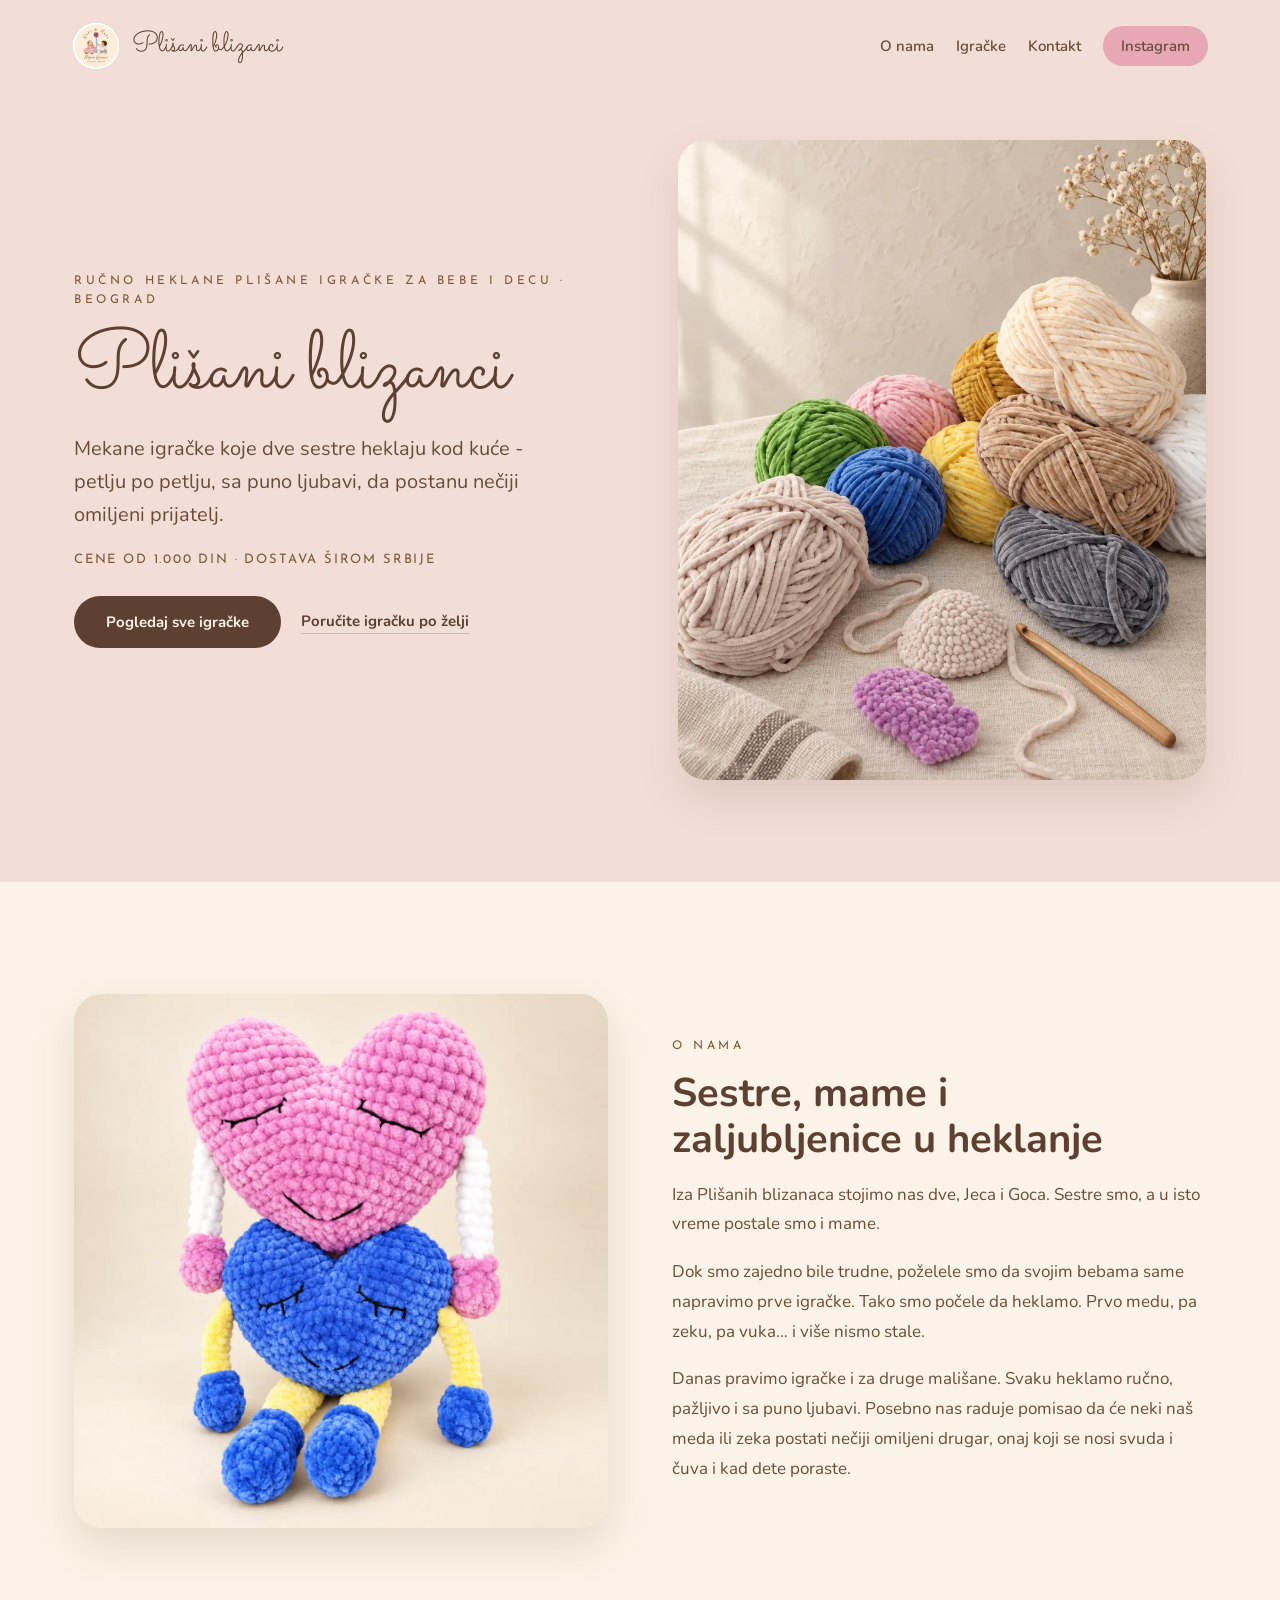
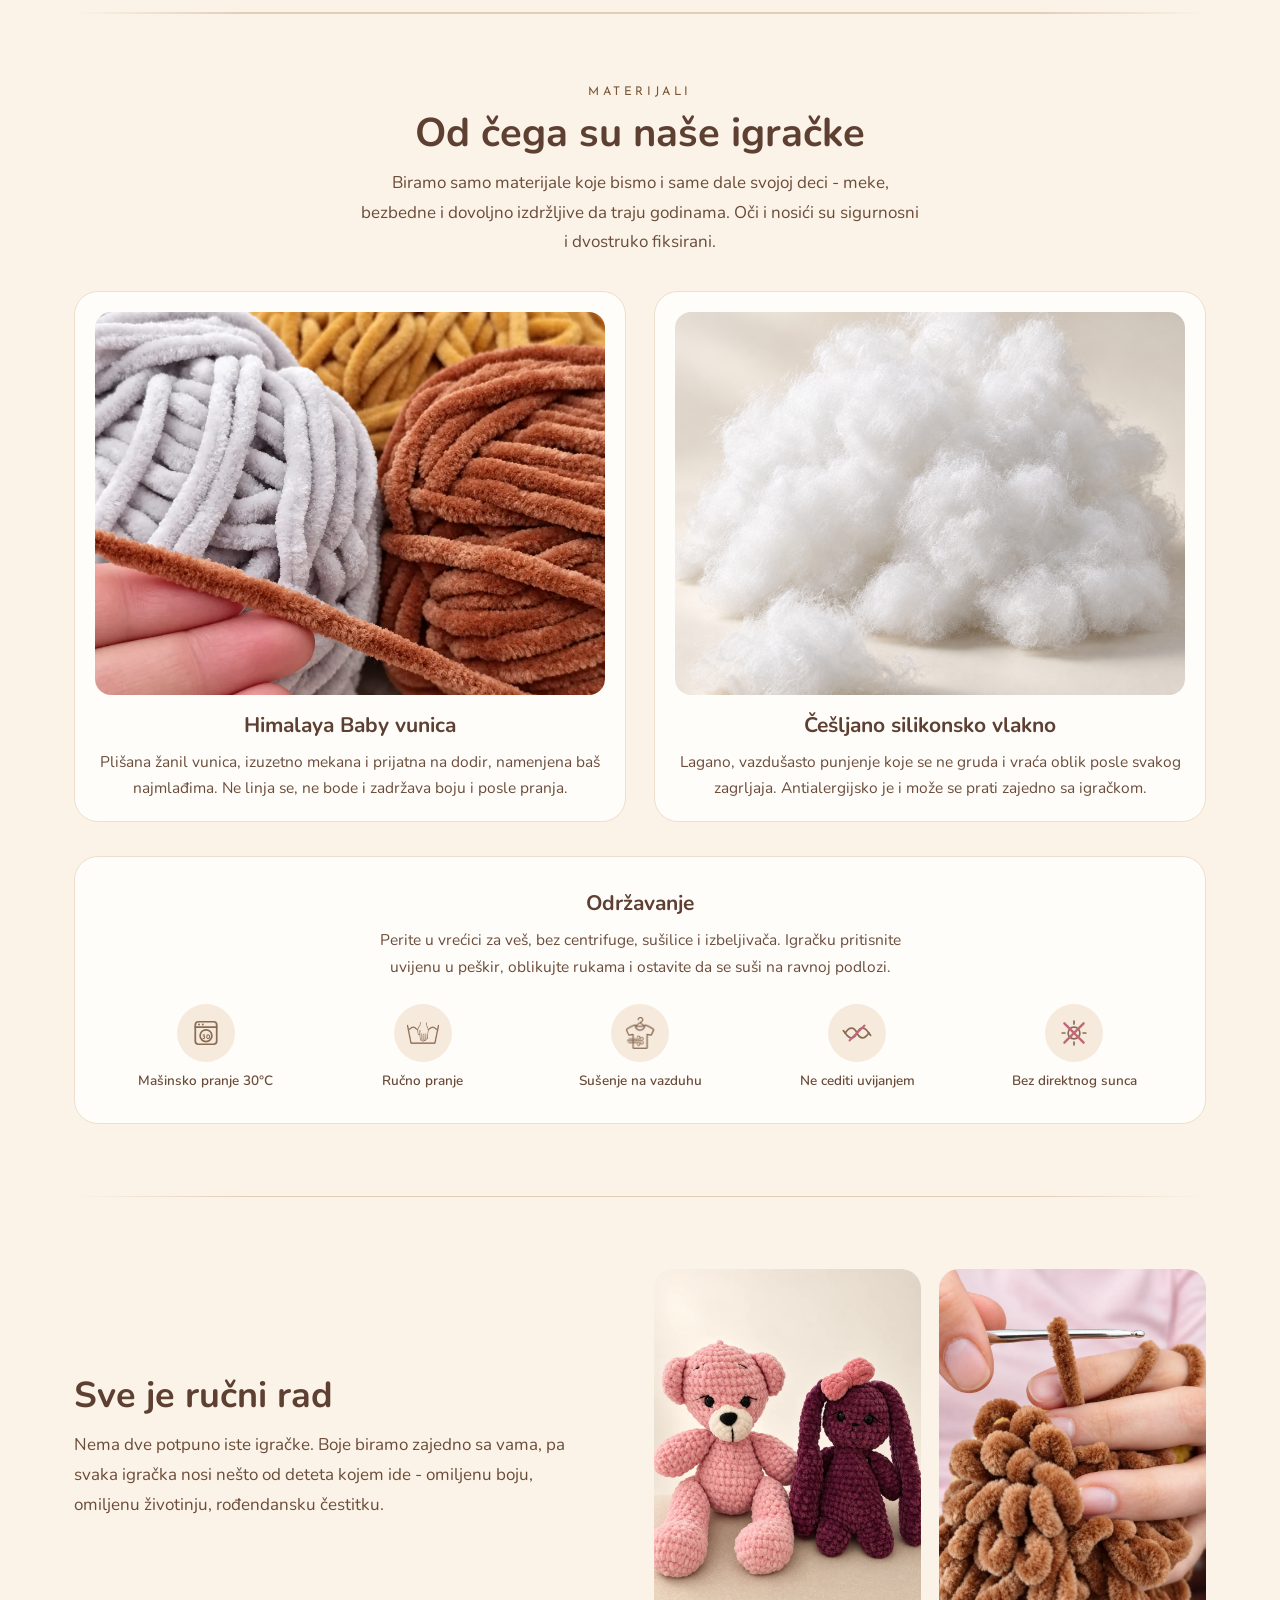
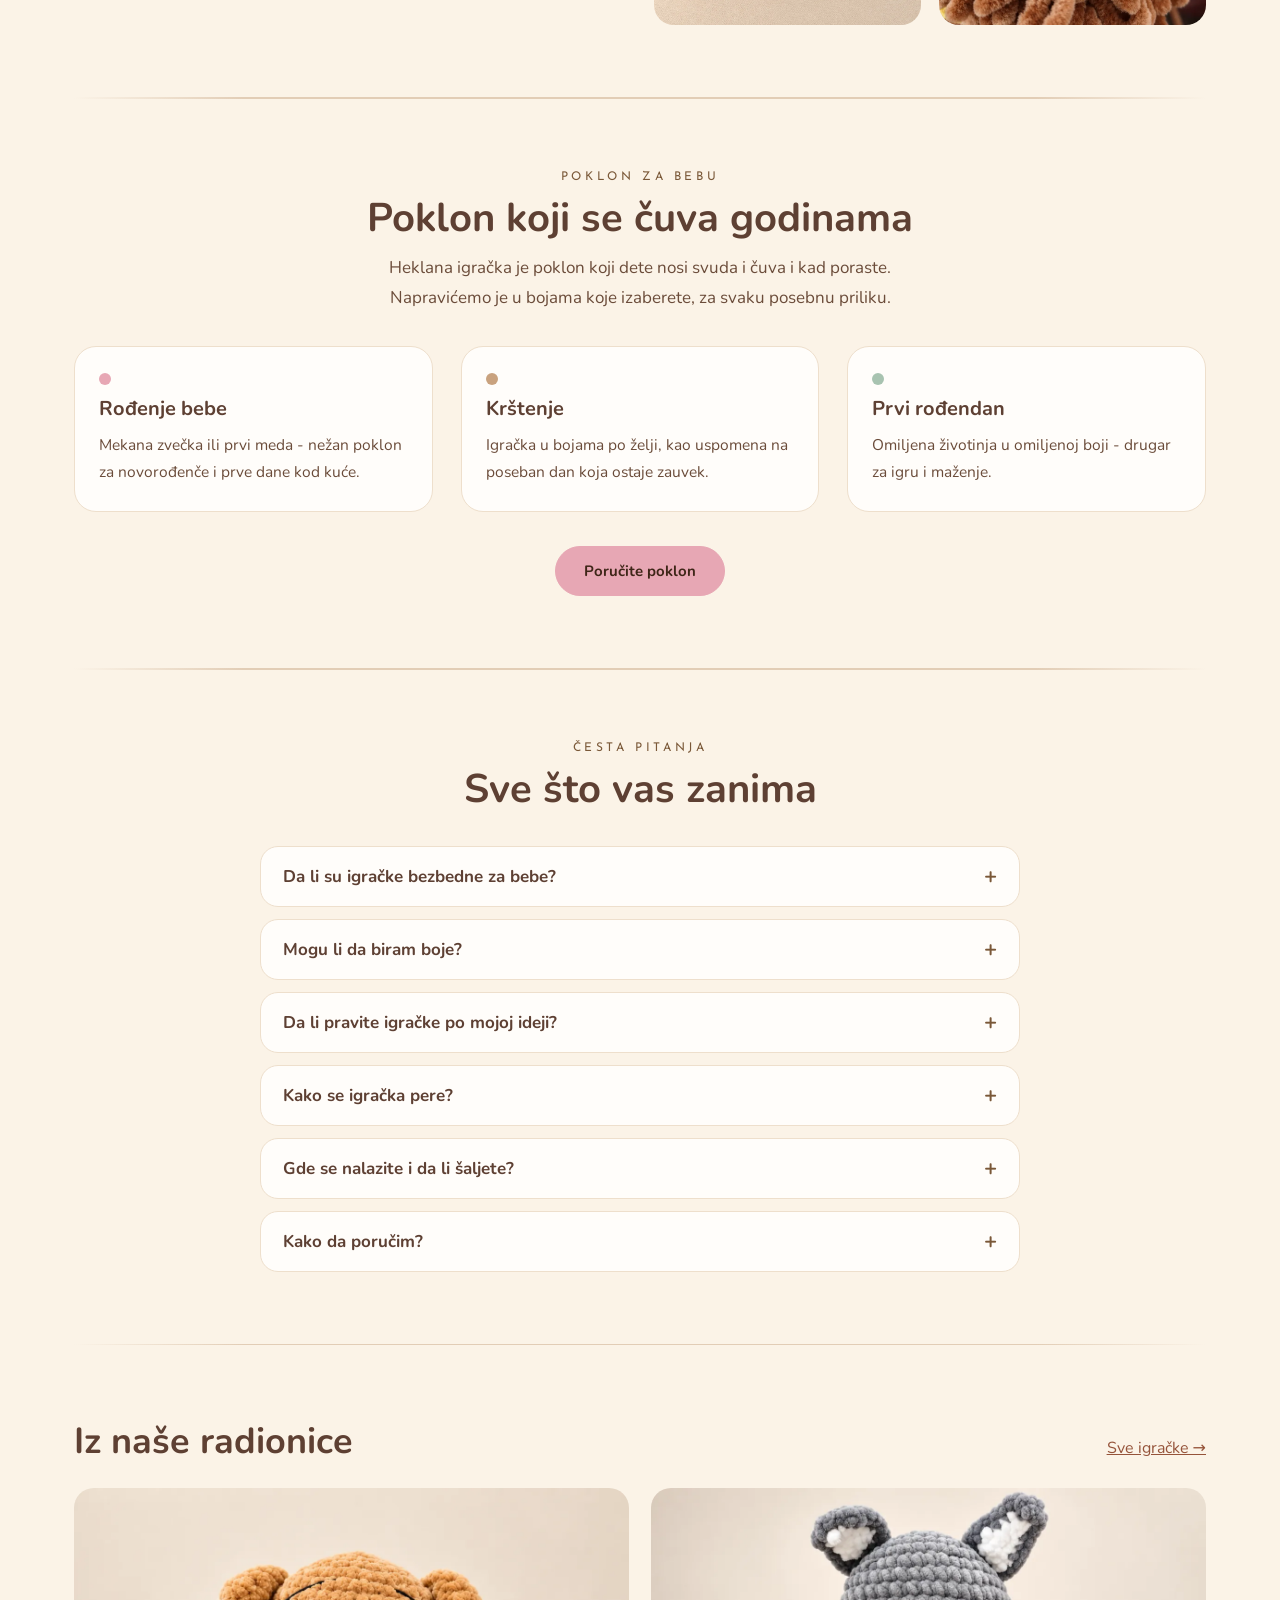
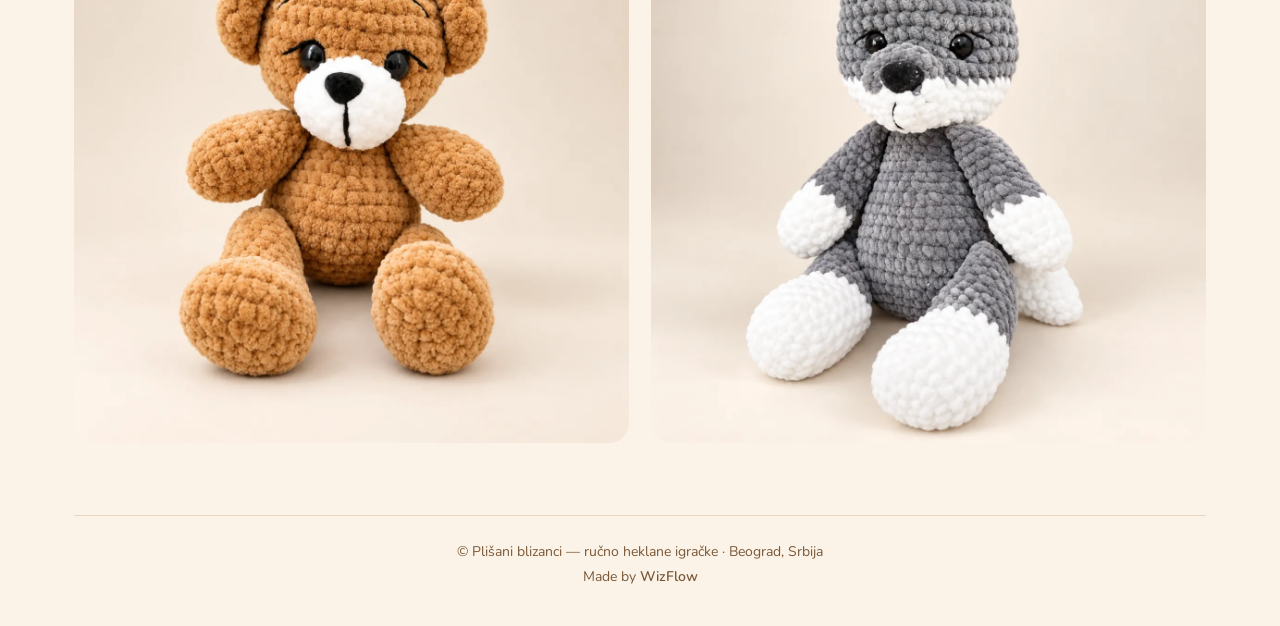
<file: index.html>
<!DOCTYPE html>
<html lang="sr">
<head>
<meta charset="utf-8">
<meta name="viewport" content="width=device-width, initial-scale=1">
<title>Heklane plišane igračke za bebe i decu, ručni rad – Beograd | Plišani blizanci</title>
<meta name="description" content="Ručno heklane plišane igračke za bebe i decu od mekane, bezbedne žanil vunice. Mede, zeke, dinosaurusi i zvečke u bojama po želji. Cene od 1.000 din. Idealan poklon za bebu. Beograd, dostava širom Srbije.">
<meta name="robots" content="index, follow">
<meta name="theme-color" content="#FBF3E7">
<link rel="canonical" href="https://plisaniblizanci.com/">
<meta property="og:type" content="website">
<meta property="og:locale" content="sr_RS">
<meta property="og:site_name" content="Plišani blizanci">
<meta property="og:title" content="Plišani blizanci — ručno heklane igračke">
<meta property="og:description" content="Mekane igračke koje dve sestre heklaju kod kuće - petlju po petlju, sa puno ljubavi.">
<meta property="og:url" content="https://plisaniblizanci.com/">
<meta property="og:image" content="https://plisaniblizanci.com/assets/meda-zeka-roze.png">
<meta name="twitter:card" content="summary_large_image">
<script type="application/ld+json">{"@context":"https://schema.org","@type":"WebSite","name":"Plišani blizanci","alternateName":["Naki & Maki","Plisani blizanci"],"url":"https://plisaniblizanci.com/"}</script>
<script type="application/ld+json">{"@context":"https://schema.org","@type":"Store","name":"Plišani blizanci","alternateName":"Naki & Maki","description":"Ručno heklane plišane igračke za bebe i decu od mekane Himalaya Baby žanil vunice. Igračke po meri, u bojama po želji.","url":"https://plisaniblizanci.com/","logo":"https://plisaniblizanci.com/favicon-512.png","image":"https://plisaniblizanci.com/assets/meda-zeka-roze.png","email":"plisaniblizanci@gmail.com","address":{"@type":"PostalAddress","addressLocality":"Beograd","addressCountry":"RS"},"areaServed":[{"@type":"City","name":"Beograd"},{"@type":"Country","name":"Srbija"}],"sameAs":["https://www.instagram.com/plisaniblizanci/"]}</script>
<script type="application/ld+json">{"@context":"https://schema.org","@type":"FAQPage","mainEntity":[{"@type":"Question","name":"Da li su igračke bezbedne za bebe?","acceptedAnswer":{"@type":"Answer","text":"Da. Koristimo Himalaya Baby žanil vunicu namenjenu najmlađima i antialergijsko silikonsko punjenje. Oči i nosići su sigurnosni i dvostruko fiksirani."}},{"@type":"Question","name":"Mogu li da biram boje?","acceptedAnswer":{"@type":"Answer","text":"Možete. Svaku igračku pravimo u bojama po vašoj želji - ista igračka može da bude u bilo kojoj nijansi."}},{"@type":"Question","name":"Da li pravite igračke po mojoj ideji?","acceptedAnswer":{"@type":"Answer","text":"Pravimo. Pošaljite nam opis ili sliku, pa ćemo vam reći da li možemo i koliko traje izrada."}},{"@type":"Question","name":"Kako se igračka pere?","acceptedAnswer":{"@type":"Answer","text":"Mašinski na 30°C u vrećici za veš, bez centrifuge, ili ručno. Sušiti na vazduhu, na ravnoj podlozi."}},{"@type":"Question","name":"Gde se nalazite i da li šaljete?","acceptedAnswer":{"@type":"Answer","text":"Nalazimo se u Beogradu, a igračke šaljemo širom Srbije putem Post Expressa. Sve detalje oko dostave dogovaramo sa vama prilikom porudžbine."}},{"@type":"Question","name":"Kako da poručim?","acceptedAnswer":{"@type":"Answer","text":"Pošaljite nam poruku na Instagramu @plisaniblizanci ili preko kontakt forme na sajtu. Odgovaramo u roku od 24h."}}]}</script>
<link rel="icon" type="image/png" sizes="48x48" href="/favicon-48.png">
<link rel="icon" type="image/png" sizes="96x96" href="/favicon-96.png">
<link rel="apple-touch-icon" href="/apple-touch-icon.png">
<link rel="preconnect" href="https://fonts.googleapis.com">
<link rel="preconnect" href="https://fonts.gstatic.com" crossorigin>
<link href="https://fonts.googleapis.com/css2?family=Nunito:wght@300;400;600;700&family=Sacramento&family=Josefin+Sans:wght@400;600&display=swap" rel="stylesheet">
<link rel="stylesheet" href="./styles.css?v=14">
</head>
<body class="home">
<div class="wrap">
  <nav>
    <a class="brand" href="./index.html">
      <img src="./favicon-96.png" width="48" height="48" alt="">
      <span>Plišani blizanci</span>
    </a>
    <div class="menu">
      <a href="./index.html#o-nama">O nama</a>
      <a href="./igracke.html">Igračke</a>
      <a href="./kontakt.html">Kontakt</a>
      <a class="ig" href="https://www.instagram.com/plisaniblizanci/" target="_blank" rel="noopener">Instagram</a>
    </div>
    <button class="burger" type="button" aria-label="Meni" aria-expanded="false" aria-controls="mobile-menu">
      <span></span><span></span><span></span>
    </button>
    <div class="mobile-menu" id="mobile-menu">
      <a href="./index.html#o-nama">O nama</a>
      <a href="./igracke.html">Igračke</a>
      <a href="./kontakt.html">Kontakt</a>
      <a class="ig" href="https://www.instagram.com/plisaniblizanci/" target="_blank" rel="noopener">Instagram</a>
    </div>
  </nav>
<main>

  <header class="hero">
    <div class="col">
      <h1 class="eyebrow">Ručno heklane plišane igračke za bebe i decu · Beograd</h1>
      <p class="script">Plišani blizanci</p>
      <p class="lead">Mekane igračke koje dve sestre heklaju kod kuće - petlju po petlju, sa puno ljubavi, da postanu nečiji omiljeni prijatelj.</p>
      <p class="hero-note">Cene od 1.000 din · Dostava širom Srbije</p>
      <div class="btnrow">
        <a class="btn-solid" href="./igracke.html">Pogledaj sve igračke</a>
        <a class="text-link" href="./kontakt.html">Poručite igračku po želji</a>
      </div>
    </div>
    <img class="photo" src="./assets/vunica.webp" alt="Plišana vunica i heklica na stolu">
  </header>

  <section class="about" id="o-nama">
    <img class="photo" src="./assets/srca-par.webp" alt="Heklana srca, roze i plavo">
    <div class="col">
      <p class="eyebrow">O nama</p>
      <h2 class="head">Sestre, mame i zaljubljenice u heklanje</h2>
      <p class="body">Iza Plišanih blizanaca stojimo nas dve, Jeca i Goca. Sestre smo, a u isto vreme postale smo i mame.</p>
      <p class="body">Dok smo zajedno bile trudne, poželele smo da svojim bebama same napravimo prve igračke. Tako smo počele da heklamo. Prvo medu, pa zeku, pa vuka… i više nismo stale.</p>
      <p class="body">Danas pravimo igračke i za druge mališane. Svaku heklamo ručno, pažljivo i sa puno ljubavi. Posebno nas raduje pomisao da će neki naš meda ili zeka postati nečiji omiljeni drugar, onaj koji se nosi svuda i čuva i kad dete poraste.</p>
    </div>
  </section>

  <hr class="divider">

  <section class="materials" id="materijali">
    <div class="mat-head">
      <p class="eyebrow">Materijali</p>
      <h2 class="head">Od čega su naše igračke</h2>
      <p class="body">Biramo samo materijale koje bismo i same dale svojoj deci - meke, bezbedne i dovoljno izdržljive da traju godinama. Oči i nosići su sigurnosni i dvostruko fiksirani.</p>
    </div>
    <div class="mat-grid">
      <div class="mat-card">
        <img loading="lazy" src="./assets/vunica-materijal.webp" alt="Klupka Himalaya Baby žanil vunice">
        <div class="mat-text">
          <h3>Himalaya Baby vunica</h3>
          <p>Plišana žanil vunica, izuzetno mekana i prijatna na dodir, namenjena baš najmlađima. Ne linja se, ne bode i zadržava boju i posle pranja.</p>
        </div>
      </div>
      <div class="mat-card">
        <img loading="lazy" src="./assets/punjenje-vlakno.jpg" alt="Češljano silikonsko vlakno za punjenje">
        <div class="mat-text">
          <h3>Češljano silikonsko vlakno</h3>
          <p>Lagano, vazdušasto punjenje koje se ne gruda i vraća oblik posle svakog zagrljaja. Antialergijsko je i može se prati zajedno sa igračkom.</p>
        </div>
      </div>
    </div>
    <div class="care">
      <div class="mat-text">
        <h3>Održavanje</h3>
        <p>Perite u vrećici za veš, bez centrifuge, sušilice i izbeljivača. Igračku pritisnite uvijenu u peškir, oblikujte rukama i ostavite da se suši na ravnoj podlozi.</p>
      </div>
      <div class="care-grid">
      <div class="care-item">
        <div class="care-ic"><svg width="30" height="30" viewBox="0 0 28 28" fill="none" stroke="currentColor" stroke-width="1.6" stroke-linecap="round" stroke-linejoin="round"><rect x="4" y="3.5" width="20" height="21" rx="3"/><path d="M4 8.5h20"/><circle cx="7.5" cy="6" r="0.9" fill="currentColor" stroke="none"/><circle cx="11" cy="6" r="0.9" fill="currentColor" stroke="none"/><circle cx="14" cy="16.5" r="5.5"/><text x="14" y="19.2" font-size="6.5" font-family="Josefin Sans, sans-serif" font-weight="700" text-anchor="middle" fill="currentColor" stroke="none">30</text></svg></div>
        <span>Mašinsko pranje 30°C</span>
      </div>
      <div class="care-item">
        <div class="care-ic"><img src="./assets/ikona-rucno-pranje.png" alt=""></div>
        <span>Ručno pranje</span>
      </div>
      <div class="care-item">
        <div class="care-ic"><img src="./assets/ikona-susenje.png" alt=""></div>
        <span>Sušenje na vazduhu</span>
      </div>
      <div class="care-item">
        <div class="care-ic"><svg width="30" height="30" viewBox="0 0 28 28" fill="none" stroke="currentColor" stroke-width="1.6" stroke-linecap="round" stroke-linejoin="round"><path d="M3 14c4-6 8-6 11 0s7 6 11 0"/><path d="M3 14c4 6 8 6 11 0s7-6 11 0"/><path d="M3 14L1.3 11.8M25 14l1.7 2.2"/><path d="M7 21L21 7" stroke="#C2687A" stroke-width="1.8"/></svg></div>
        <span>Ne cediti uvijanjem</span>
      </div>
      <div class="care-item">
        <div class="care-ic"><svg width="30" height="30" viewBox="0 0 28 28" fill="none" stroke="currentColor" stroke-width="1.6" stroke-linecap="round" stroke-linejoin="round"><circle cx="14" cy="14" r="5.5"/><path d="M14 3v2.5M14 22.5V25M3 14h2.5M22.5 14H25M6.2 6.2l1.8 1.8M20 20l1.8 1.8M21.8 6.2L20 8M8 20l-1.8 1.8"/><path d="M5 5l18 18M23 5L5 23" stroke="#C2687A" stroke-width="2.2"/></svg></div>
        <span>Bez direktnog sunca</span>
      </div>
      </div>
    </div>
  </section>

  <hr class="divider">

  <section class="handmade">
    <div class="col">
      <h2 class="head">Sve je ručni rad</h2>
      <p class="body">Nema dve potpuno iste igračke. Boje biramo zajedno sa vama, pa svaka igračka nosi nešto od deteta kojem ide - omiljenu boju, omiljenu životinju, rođendansku čestitku.</p>
    </div>
    <div class="pair">
      <img loading="lazy" src="./assets/meda-zeka-roze.webp" alt="Heklani roze meda i bordo zeka">
      <img loading="lazy" src="./assets/heklanje-detalj.webp" alt="Ruke koje heklaju braon žanil predivom">
    </div>
  </section>

  <hr class="divider">

  <section class="gift" id="poklon">
    <div class="mat-head">
      <p class="eyebrow">Poklon za bebu</p>
      <h2 class="head">Poklon koji se čuva godinama</h2>
      <p class="body">Heklana igračka je poklon koji dete nosi svuda i čuva i kad poraste. Napravićemo je u bojama koje izaberete, za svaku posebnu priliku.</p>
    </div>
    <div class="info">
      <div><span class="dot" style="background:#E7A7B4"></span><h3>Rođenje bebe</h3><p>Mekana zvečka ili prvi meda - nežan poklon za novorođenče i prve dane kod kuće.</p></div>
      <div><span class="dot" style="background:#C9A27E"></span><h3>Krštenje</h3><p>Igračka u bojama po želji, kao uspomena na poseban dan koja ostaje zauvek.</p></div>
      <div><span class="dot" style="background:#A8C3B0"></span><h3>Prvi rođendan</h3><p>Omiljena životinja u omiljenoj boji - drugar za igru i maženje.</p></div>
    </div>
    <div class="btnrow center"><a class="btn-pink" href="./kontakt.html">Poručite poklon</a></div>
  </section>

  <hr class="divider">

  <section class="faq" id="pitanja">
    <div class="mat-head">
      <p class="eyebrow">Česta pitanja</p>
      <h2 class="head">Sve što vas zanima</h2>
    </div>
    <div class="faq-list">
      <details><summary>Da li su igračke bezbedne za bebe?</summary><p>Da. Koristimo Himalaya Baby žanil vunicu namenjenu najmlađima i antialergijsko silikonsko punjenje. Oči i nosići su sigurnosni i dvostruko fiksirani.</p></details>
      <details><summary>Mogu li da biram boje?</summary><p>Možete. Svaku igračku pravimo u bojama po vašoj želji - ista igračka može da bude u bilo kojoj nijansi.</p></details>
      <details><summary>Da li pravite igračke po mojoj ideji?</summary><p>Pravimo. Pošaljite nam opis ili sliku, pa ćemo vam reći da li možemo i koliko traje izrada.</p></details>
      <details><summary>Kako se igračka pere?</summary><p>Mašinski na 30°C u vrećici za veš, bez centrifuge, ili ručno. Sušiti na vazduhu, na ravnoj podlozi.</p></details>
      <details><summary>Gde se nalazite i da li šaljete?</summary><p>Nalazimo se u Beogradu, a igračke šaljemo širom Srbije putem Post Expressa. Sve detalje oko dostave dogovaramo sa vama prilikom porudžbine.</p></details>
      <details><summary>Kako da poručim?</summary><p>Pošaljite nam poruku na Instagramu @plisaniblizanci ili preko kontakt forme na sajtu. Odgovaramo u roku od 24h.</p></details>
    </div>
  </section>

  <hr class="divider">

  <section class="workshop">
    <div class="rowspread">
      <h2>Iz naše radionice</h2>
      <a href="./igracke.html">Sve igračke →</a>
    </div>
    <div class="strip">
      <img loading="lazy" src="./assets/meda-braon.webp" alt="Heklani braon meda">
      <img loading="lazy" src="./assets/vuk.webp" alt="Heklani vuk">
    </div>
  </section>
</main>


  <footer class="plain">
    <span>© Plišani blizanci — ručno heklane igračke · Beograd, Srbija</span>
    <span>Made by <a href="https://wizflowdev.com/" target="_blank" rel="noopener">WizFlow</a></span>
  </footer>
</div>
<script src="./menu.js?v=2"></script>
</body>
</html>
</file>
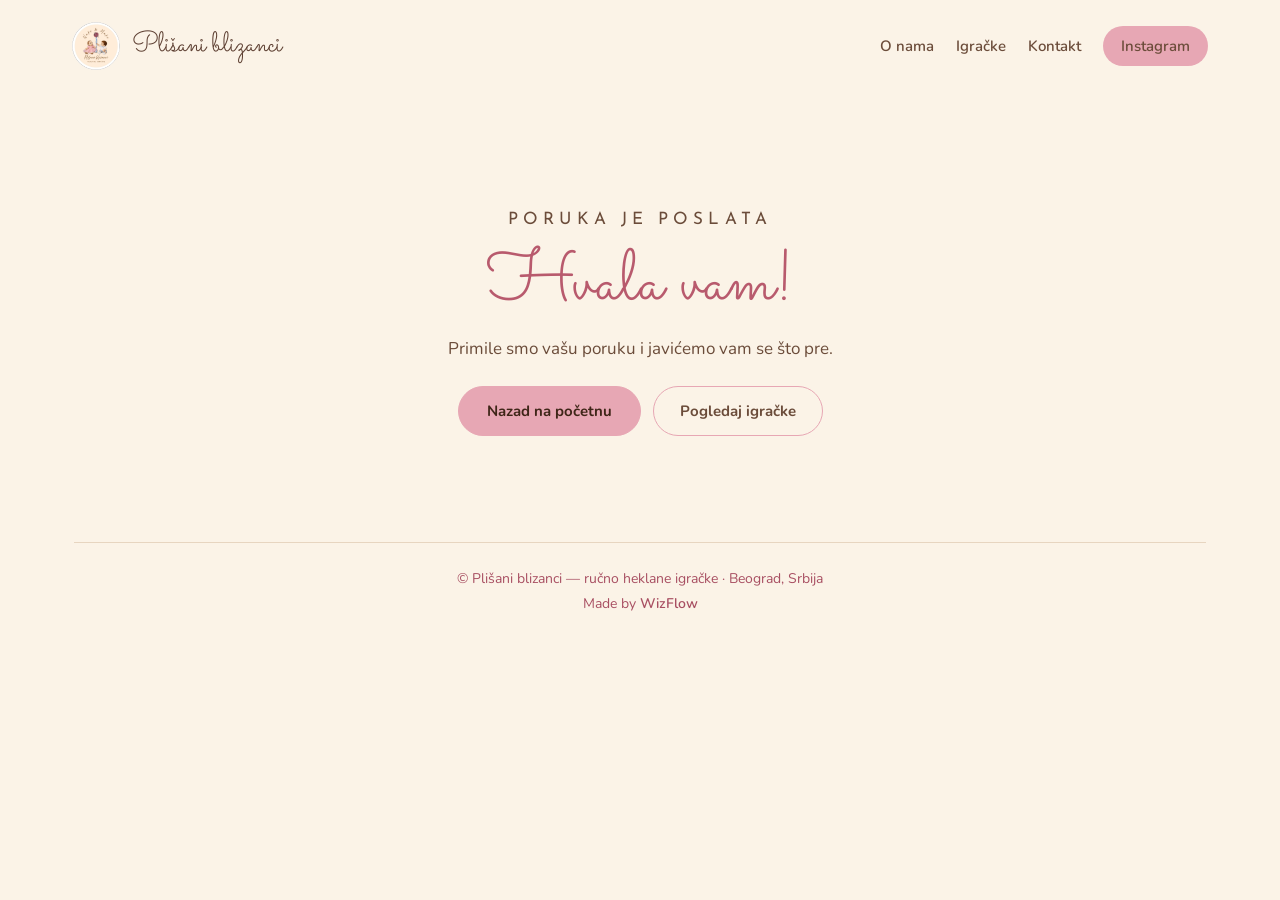
<file: hvala.html>
<!DOCTYPE html>
<html lang="sr">
<head>
<meta charset="utf-8">
<meta name="viewport" content="width=device-width, initial-scale=1">
<title>Hvala na poruci — Plišani blizanci</title>
<meta name="robots" content="noindex">
<link rel="preconnect" href="https://fonts.googleapis.com">
<link rel="preconnect" href="https://fonts.gstatic.com" crossorigin>
<link href="https://fonts.googleapis.com/css2?family=Nunito:wght@300;400;600;700&family=Sacramento&family=Josefin+Sans:wght@400;600&display=swap" rel="stylesheet">
<link rel="stylesheet" href="./styles.css?v=14">
<link rel="icon" type="image/png" sizes="48x48" href="/favicon-48.png">
<link rel="icon" type="image/png" sizes="96x96" href="/favicon-96.png">
<link rel="apple-touch-icon" href="/apple-touch-icon.png">
</head>
<body>
<div class="wrap">
  <nav>
    <a class="brand" href="./index.html">
      <img src="./favicon-96.png" width="48" height="48" alt="">
      <span>Plišani blizanci</span>
    </a>
    <div class="menu">
      <a href="./index.html#o-nama">O nama</a>
      <a href="./igracke.html">Igračke</a>
      <a href="./kontakt.html">Kontakt</a>
      <a class="ig" href="https://www.instagram.com/plisaniblizanci/" target="_blank" rel="noopener">Instagram</a>
    </div>
    <button class="burger" type="button" aria-label="Meni" aria-expanded="false" aria-controls="mobile-menu">
      <span></span><span></span><span></span>
    </button>
    <div class="mobile-menu" id="mobile-menu">
      <a href="./index.html#o-nama">O nama</a>
      <a href="./igracke.html">Igračke</a>
      <a href="./kontakt.html">Kontakt</a>
      <a class="ig" href="https://www.instagram.com/plisaniblizanci/" target="_blank" rel="noopener">Instagram</a>
    </div>
  </nav>
<main>

  <section class="gallery-head" style="min-height:50vh;justify-content:center">
    <p class="eyebrow">Poruka je poslata</p>
    <h1>Hvala vam!</h1>
    <p>Primile smo vašu poruku i javićemo vam se što pre.</p>
    <div class="btnrow" style="justify-content:center">
      <a class="btn-pink" href="./index.html">Nazad na početnu</a>
      <a class="btn-ghost" href="./igracke.html">Pogledaj igračke</a>
    </div>
  </section>
</main>

  <footer class="pink">
    <span>© Plišani blizanci — ručno heklane igračke · Beograd, Srbija</span>
    <span>Made by <a href="https://wizflowdev.com/" target="_blank" rel="noopener">WizFlow</a></span>
  </footer>
</div>
<script src="./menu.js?v=2"></script>
</body>
</html>
</file>
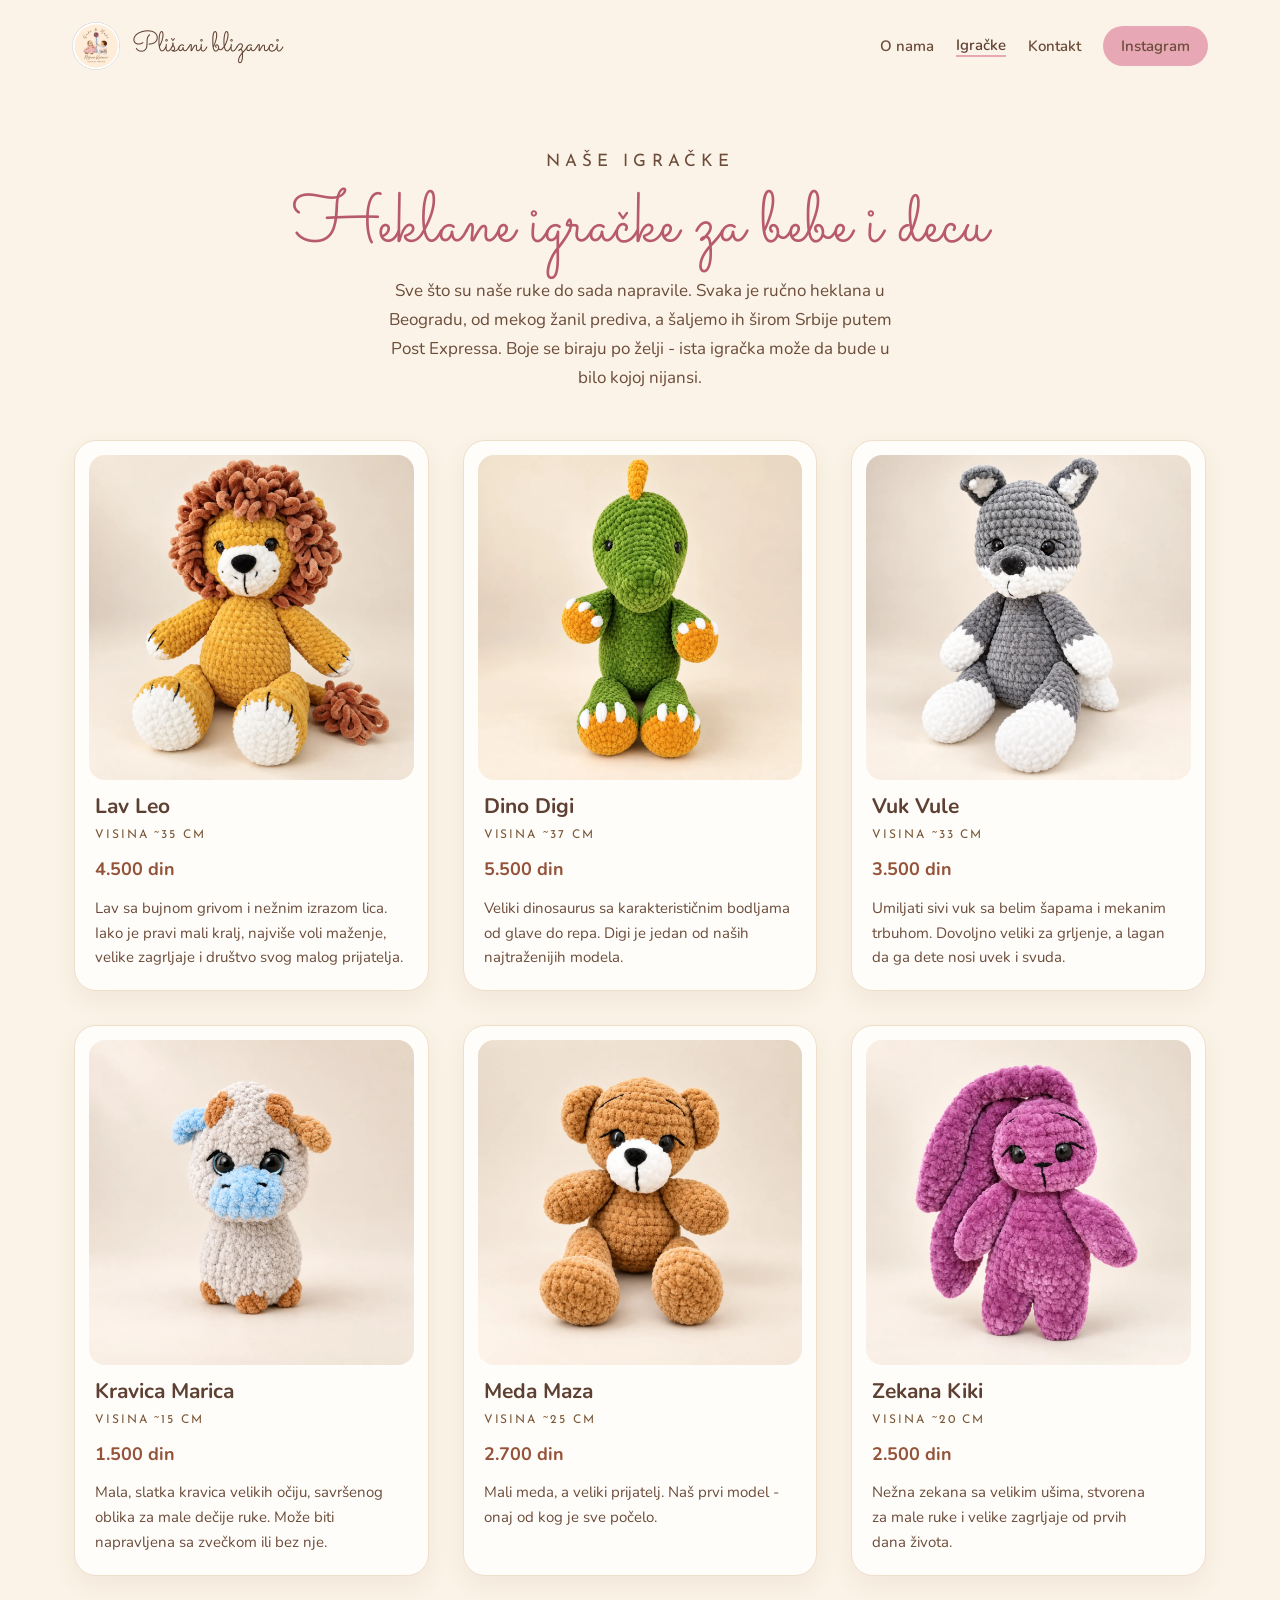
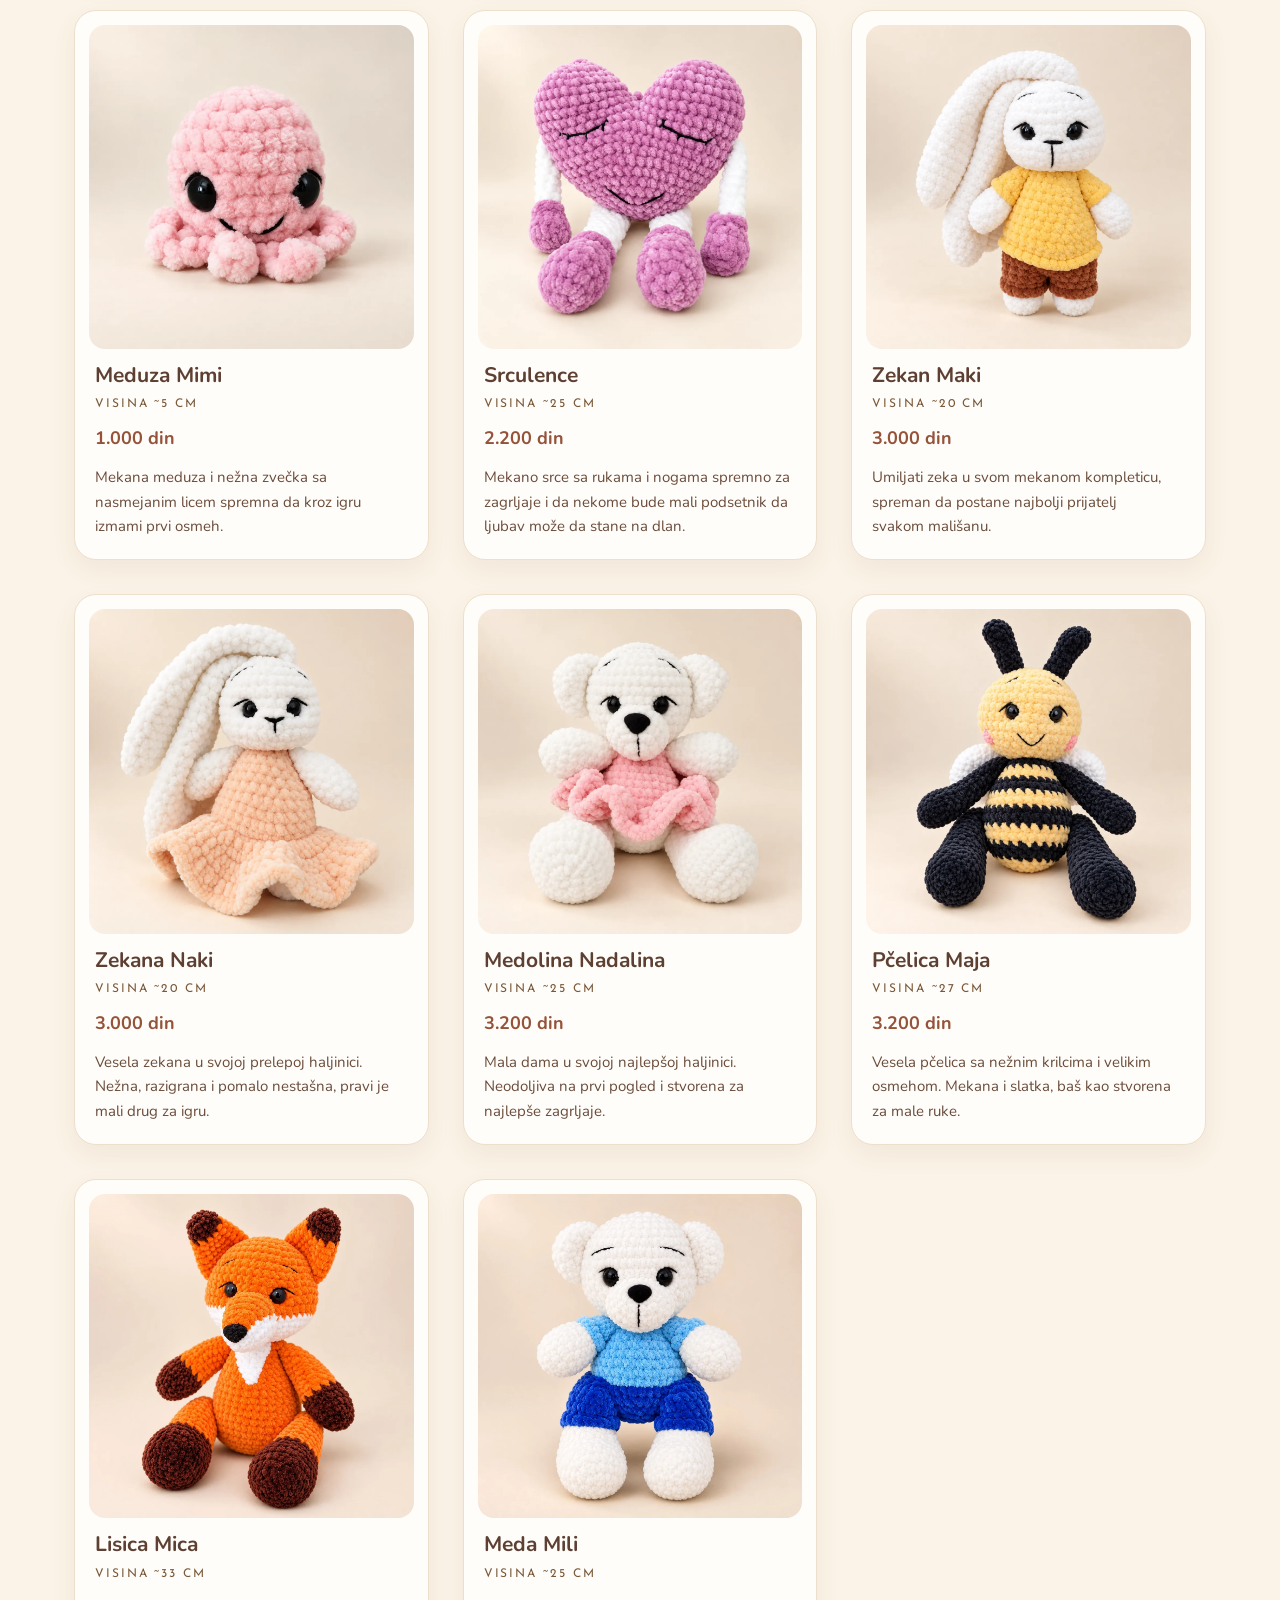
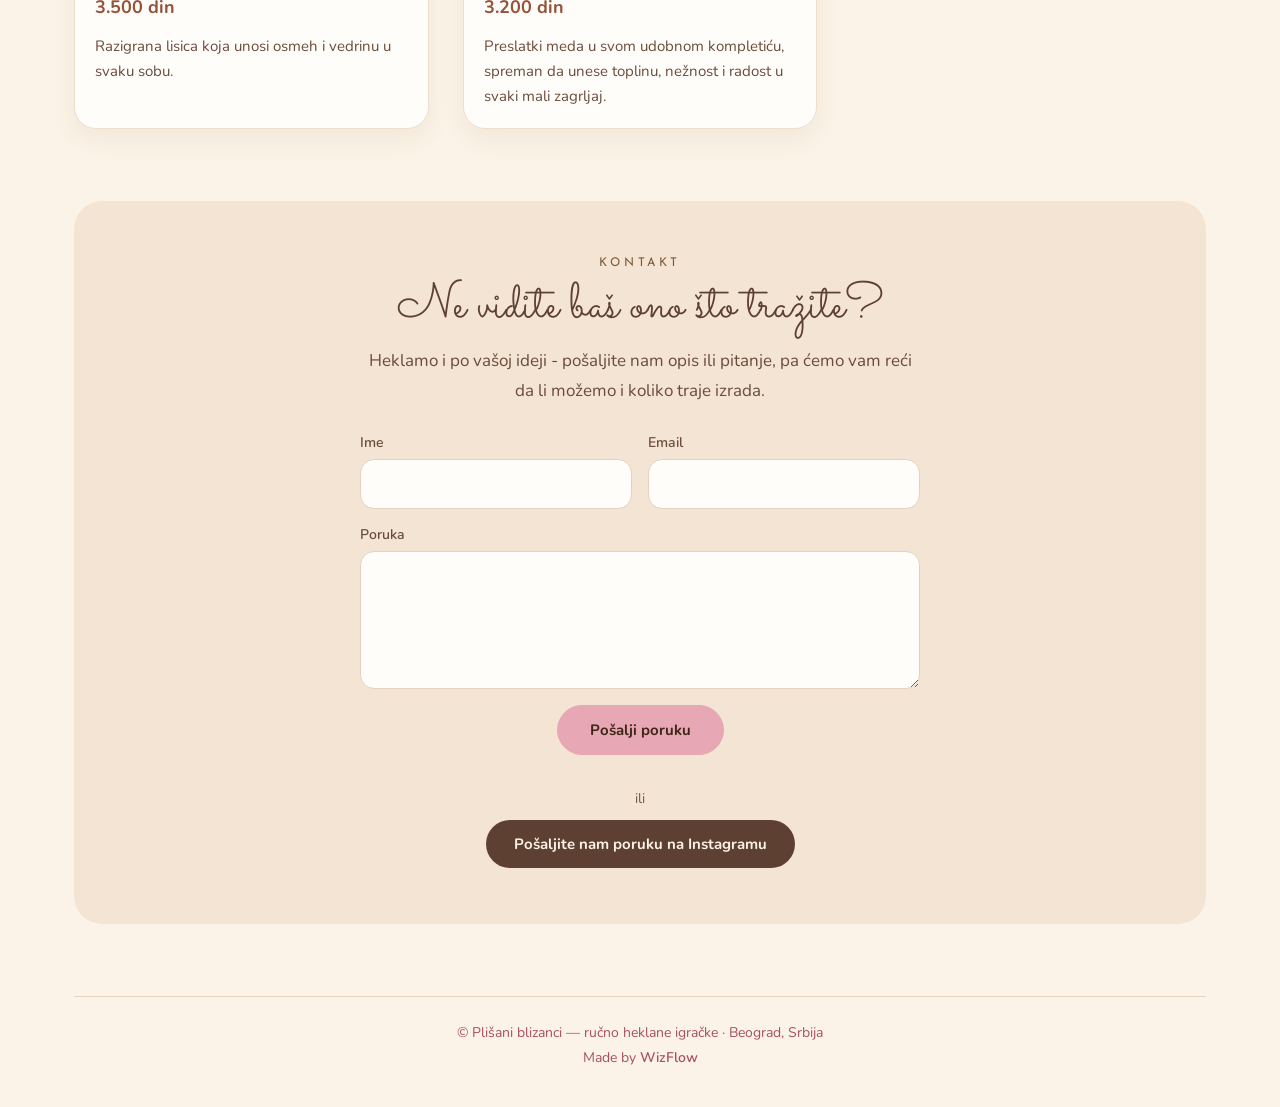
<file: igracke.html>
<!DOCTYPE html>
<html lang="sr">
<head>
<meta charset="utf-8">
<meta name="viewport" content="width=device-width, initial-scale=1">
<title>Heklane igračke – mede, zeke, zvečke za bebe | Plišani blizanci Beograd</title>
<meta name="description" content="Pogledajte sve naše ručno heklane igračke: mede, zeke, lav, dinosaurus, pčelica, zvečke i još mnogo toga. Svaka je od mekane žanil vunice, u bojama po vašoj želji. Ručni rad iz Beograda, dostava širom Srbije.">
<meta name="robots" content="index, follow">
<meta name="theme-color" content="#FBF3E7">
<link rel="canonical" href="https://plisaniblizanci.com/igracke.html">
<meta property="og:type" content="website">
<meta property="og:locale" content="sr_RS">
<meta property="og:site_name" content="Plišani blizanci">
<meta property="og:title" content="Igračke — Plišani blizanci">
<meta property="og:description" content="Ručno heklane plišane igračke za bebe i decu, u bojama po želji.">
<meta property="og:url" content="https://plisaniblizanci.com/igracke.html">
<meta property="og:image" content="https://plisaniblizanci.com/assets/lav.png">
<meta name="twitter:card" content="summary_large_image">
<script type="application/ld+json">{"@context":"https://schema.org","@type":"CollectionPage","name":"Igračke — Plišani blizanci","url":"https://plisaniblizanci.com/igracke.html","isPartOf":{"@type":"WebSite","name":"Plišani blizanci","url":"https://plisaniblizanci.com/"},"mainEntity":{"@type":"ItemList","itemListElement":[{"@type":"ListItem","position":1,"item":{"@type":"Product","name":"Lav Leo","image":"https://plisaniblizanci.com/assets/lav.png","description":"Ručno heklana igračka Lav Leo od mekane žanil vunice.","brand":{"@type":"Brand","name":"Plišani blizanci"},"offers":{"@type":"Offer","price":4500,"priceCurrency":"RSD","availability":"https://schema.org/MadeToOrder","url":"https://plisaniblizanci.com/igracke.html"}}},{"@type":"ListItem","position":2,"item":{"@type":"Product","name":"Dino Digi","image":"https://plisaniblizanci.com/assets/dino.png","description":"Ručno heklana igračka Dino Digi od mekane žanil vunice.","brand":{"@type":"Brand","name":"Plišani blizanci"},"offers":{"@type":"Offer","price":5500,"priceCurrency":"RSD","availability":"https://schema.org/MadeToOrder","url":"https://plisaniblizanci.com/igracke.html"}}},{"@type":"ListItem","position":3,"item":{"@type":"Product","name":"Vuk Vule","image":"https://plisaniblizanci.com/assets/vuk.png","description":"Ručno heklana igračka Vuk Vule od mekane žanil vunice.","brand":{"@type":"Brand","name":"Plišani blizanci"},"offers":{"@type":"Offer","price":3500,"priceCurrency":"RSD","availability":"https://schema.org/MadeToOrder","url":"https://plisaniblizanci.com/igracke.html"}}},{"@type":"ListItem","position":4,"item":{"@type":"Product","name":"Kravica Marica","image":"https://plisaniblizanci.com/assets/krava.png","description":"Ručno heklana igračka Kravica Marica od mekane žanil vunice.","brand":{"@type":"Brand","name":"Plišani blizanci"},"offers":{"@type":"Offer","price":1500,"priceCurrency":"RSD","availability":"https://schema.org/MadeToOrder","url":"https://plisaniblizanci.com/igracke.html"}}},{"@type":"ListItem","position":5,"item":{"@type":"Product","name":"Meda Maza","image":"https://plisaniblizanci.com/assets/meda-braon.png","description":"Ručno heklana igračka Meda Maza od mekane žanil vunice.","brand":{"@type":"Brand","name":"Plišani blizanci"},"offers":{"@type":"Offer","price":2700,"priceCurrency":"RSD","availability":"https://schema.org/MadeToOrder","url":"https://plisaniblizanci.com/igracke.html"}}},{"@type":"ListItem","position":6,"item":{"@type":"Product","name":"Zekana Kiki","image":"https://plisaniblizanci.com/assets/zeka-ljubicasta.png","description":"Ručno heklana igračka Zekana Kiki od mekane žanil vunice.","brand":{"@type":"Brand","name":"Plišani blizanci"},"offers":{"@type":"Offer","price":2500,"priceCurrency":"RSD","availability":"https://schema.org/MadeToOrder","url":"https://plisaniblizanci.com/igracke.html"}}},{"@type":"ListItem","position":7,"item":{"@type":"Product","name":"Meduza Mimi","image":"https://plisaniblizanci.com/assets/hobotnica-roze.png","description":"Ručno heklana igračka Meduza Mimi od mekane žanil vunice.","brand":{"@type":"Brand","name":"Plišani blizanci"},"offers":{"@type":"Offer","price":1000,"priceCurrency":"RSD","availability":"https://schema.org/MadeToOrder","url":"https://plisaniblizanci.com/igracke.html"}}},{"@type":"ListItem","position":8,"item":{"@type":"Product","name":"Srculence","image":"https://plisaniblizanci.com/assets/srce-roze.png","description":"Ručno heklana igračka Srculence od mekane žanil vunice.","brand":{"@type":"Brand","name":"Plišani blizanci"},"offers":{"@type":"Offer","price":2200,"priceCurrency":"RSD","availability":"https://schema.org/MadeToOrder","url":"https://plisaniblizanci.com/igracke.html"}}},{"@type":"ListItem","position":9,"item":{"@type":"Product","name":"Zekan Maki","image":"https://plisaniblizanci.com/assets/zeka-maki.png","description":"Ručno heklana igračka Zekan Maki od mekane žanil vunice.","brand":{"@type":"Brand","name":"Plišani blizanci"},"offers":{"@type":"Offer","price":3000,"priceCurrency":"RSD","availability":"https://schema.org/MadeToOrder","url":"https://plisaniblizanci.com/igracke.html"}}},{"@type":"ListItem","position":10,"item":{"@type":"Product","name":"Zekana Naki","image":"https://plisaniblizanci.com/assets/zekana-naki.png","description":"Ručno heklana igračka Zekana Naki od mekane žanil vunice.","brand":{"@type":"Brand","name":"Plišani blizanci"},"offers":{"@type":"Offer","price":3000,"priceCurrency":"RSD","availability":"https://schema.org/MadeToOrder","url":"https://plisaniblizanci.com/igracke.html"}}},{"@type":"ListItem","position":11,"item":{"@type":"Product","name":"Medolina Nadalina","image":"https://plisaniblizanci.com/assets/medolina-nadalina.png","description":"Ručno heklana igračka Medolina Nadalina od mekane žanil vunice.","brand":{"@type":"Brand","name":"Plišani blizanci"},"offers":{"@type":"Offer","price":3200,"priceCurrency":"RSD","availability":"https://schema.org/MadeToOrder","url":"https://plisaniblizanci.com/igracke.html"}}},{"@type":"ListItem","position":12,"item":{"@type":"Product","name":"Pčelica Maja","image":"https://plisaniblizanci.com/assets/pcelica-maja.png","description":"Ručno heklana igračka Pčelica Maja od mekane žanil vunice.","brand":{"@type":"Brand","name":"Plišani blizanci"},"offers":{"@type":"Offer","price":3200,"priceCurrency":"RSD","availability":"https://schema.org/MadeToOrder","url":"https://plisaniblizanci.com/igracke.html"}}},{"@type":"ListItem","position":13,"item":{"@type":"Product","name":"Lisica Mica","image":"https://plisaniblizanci.com/assets/lisica-mica.webp","description":"Ručno heklana igračka Lisica Mica od mekane žanil vunice.","brand":{"@type":"Brand","name":"Plišani blizanci"},"offers":{"@type":"Offer","price":3500,"priceCurrency":"RSD","availability":"https://schema.org/MadeToOrder","url":"https://plisaniblizanci.com/igracke.html"}}},{"@type":"ListItem","position":14,"item":{"@type":"Product","name":"Meda Mili","image":"https://plisaniblizanci.com/assets/meda-mili.webp","description":"Ručno heklana igračka Meda Mili od mekane žanil vunice.","brand":{"@type":"Brand","name":"Plišani blizanci"},"offers":{"@type":"Offer","price":3200,"priceCurrency":"RSD","availability":"https://schema.org/MadeToOrder","url":"https://plisaniblizanci.com/igracke.html"}}}]}}</script>
<link rel="icon" type="image/png" sizes="48x48" href="/favicon-48.png">
<link rel="icon" type="image/png" sizes="96x96" href="/favicon-96.png">
<link rel="apple-touch-icon" href="/apple-touch-icon.png">
<link rel="preconnect" href="https://fonts.googleapis.com">
<link rel="preconnect" href="https://fonts.gstatic.com" crossorigin>
<link href="https://fonts.googleapis.com/css2?family=Nunito:wght@300;400;600;700&family=Sacramento&family=Josefin+Sans:wght@400;600&display=swap" rel="stylesheet">
<link rel="stylesheet" href="./styles.css?v=14">
</head>
<body>
<div class="wrap">
  <nav>
    <a class="brand" href="./index.html">
      <img src="./favicon-96.png" width="48" height="48" alt="">
      <span>Plišani blizanci</span>
    </a>
    <div class="menu">
      <a href="./index.html#o-nama">O nama</a>
      <a href="./igracke.html" class="active">Igračke</a>
      <a href="./kontakt.html">Kontakt</a>
      <a class="ig" href="https://www.instagram.com/plisaniblizanci/" target="_blank" rel="noopener">Instagram</a>
    </div>
    <button class="burger" type="button" aria-label="Meni" aria-expanded="false" aria-controls="mobile-menu">
      <span></span><span></span><span></span>
    </button>
    <div class="mobile-menu" id="mobile-menu">
      <a href="./index.html#o-nama">O nama</a>
      <a href="./igracke.html">Igračke</a>
      <a href="./kontakt.html">Kontakt</a>
      <a class="ig" href="https://www.instagram.com/plisaniblizanci/" target="_blank" rel="noopener">Instagram</a>
    </div>
  </nav>
<main>

  <header class="gallery-head">
    <p class="eyebrow">Naše igračke</p>
    <h1>Heklane igračke za bebe i decu</h1>
    <p>Sve što su naše ruke do sada napravile. Svaka je ručno heklana u Beogradu, od mekog žanil prediva, a šaljemo ih širom Srbije putem Post Expressa. Boje se biraju po želji - ista igračka može da bude u bilo kojoj nijansi.</p>
  </header>

  <div class="grid">
    <article>
      <img loading="lazy" src="./assets/lav.webp" alt="Lav Leo - ručno heklana igračka">
      <div class="cardtext">
        <h2>Lav Leo</h2>
        <p class="meta">Visina ~35 cm</p>
        <p class="price">4.500 din</p>
        <p>Lav sa bujnom grivom i nežnim izrazom lica. Iako je pravi mali kralj, najviše voli maženje, velike zagrljaje i društvo svog malog prijatelja.</p>
      </div>
    </article>
    <article>
      <img loading="lazy" src="./assets/dino.webp" alt="Dino Digi - ručno heklana igračka">
      <div class="cardtext">
        <h2>Dino Digi</h2>
        <p class="meta">Visina ~37 cm</p>
        <p class="price">5.500 din</p>
        <p>Veliki dinosaurus sa karakterističnim bodljama od glave do repa. Digi je jedan od naših najtraženijih modela.</p>
      </div>
    </article>
    <article>
      <img loading="lazy" src="./assets/vuk.webp" alt="Vuk Vule - ručno heklana igračka">
      <div class="cardtext">
        <h2>Vuk Vule</h2>
        <p class="meta">Visina ~33 cm</p>
        <p class="price">3.500 din</p>
        <p>Umiljati sivi vuk sa belim šapama i mekanim trbuhom. Dovoljno veliki za grljenje, a lagan da ga dete nosi uvek i svuda.</p>
      </div>
    </article>
    <article>
      <img loading="lazy" src="./assets/krava.webp" alt="Kravica Marica - ručno heklana igračka">
      <div class="cardtext">
        <h2>Kravica Marica</h2>
        <p class="meta">Visina ~15 cm</p>
        <p class="price">1.500 din</p>
        <p>Mala, slatka kravica velikih očiju, savršenog oblika za male dečije ruke. Može biti napravljena sa zvečkom ili bez nje.</p>
      </div>
    </article>
    <article>
      <img loading="lazy" src="./assets/meda-braon.webp" alt="Meda Maza - ručno heklana igračka">
      <div class="cardtext">
        <h2>Meda Maza</h2>
        <p class="meta">Visina ~25 cm</p>
        <p class="price">2.700 din</p>
        <p>Mali meda, a veliki prijatelj. Naš prvi model - onaj od kog je sve počelo.</p>
      </div>
    </article>
    <article>
      <img loading="lazy" src="./assets/zeka-ljubicasta.webp" alt="Zekana Kiki - ručno heklana igračka">
      <div class="cardtext">
        <h2>Zekana Kiki</h2>
        <p class="meta">Visina ~20 cm</p>
        <p class="price">2.500 din</p>
        <p>Nežna zekana sa velikim ušima, stvorena za male ruke i velike zagrljaje od prvih dana života.</p>
      </div>
    </article>
    <article>
      <img loading="lazy" src="./assets/hobotnica-roze.webp" alt="Meduza Mimi - ručno heklana igračka">
      <div class="cardtext">
        <h2>Meduza Mimi</h2>
        <p class="meta">Visina ~5 cm</p>
        <p class="price">1.000 din</p>
        <p>Mekana meduza i nežna zvečka sa nasmejanim licem spremna da kroz igru izmami prvi osmeh.</p>
      </div>
    </article>
    <article>
      <img loading="lazy" src="./assets/srce-roze.webp" alt="Srculence - ručno heklana igračka">
      <div class="cardtext">
        <h2>Srculence</h2>
        <p class="meta">Visina ~25 cm</p>
        <p class="price">2.200 din</p>
        <p>Mekano srce sa rukama i nogama spremno za zagrljaje i da nekome bude mali podsetnik da ljubav može da stane na dlan.</p>
      </div>
    </article>

    <article>
      <img loading="lazy" src="./assets/zeka-maki.webp" alt="Zekan Maki - ručno heklana igračka">
      <div class="cardtext">
        <h2>Zekan Maki</h2>
        <p class="meta">Visina ~20 cm</p>
        <p class="price">3.000 din</p>
        <p>Umiljati zeka u svom mekanom kompleticu, spreman da postane najbolji prijatelj svakom mališanu.</p>
      </div>
    </article>
    <article>
      <img loading="lazy" src="./assets/zekana-naki.webp" alt="Zekana Naki - ručno heklana igračka">
      <div class="cardtext">
        <h2>Zekana Naki</h2>
        <p class="meta">Visina ~20 cm</p>
        <p class="price">3.000 din</p>
        <p>Vesela zekana u svojoj prelepoj haljinici. Nežna, razigrana i pomalo nestašna, pravi je mali drug za igru.</p>
      </div>
    </article>
    <article>
      <img loading="lazy" src="./assets/medolina-nadalina.webp" alt="Medolina Nadalina - ručno heklana igračka">
      <div class="cardtext">
        <h2>Medolina Nadalina</h2>
        <p class="meta">Visina ~25 cm</p>
        <p class="price">3.200 din</p>
        <p>Mala dama u svojoj najlepšoj haljinici. Neodoljiva na prvi pogled i stvorena za najlepše zagrljaje.</p>
      </div>
    </article>
    <article>
      <img loading="lazy" src="./assets/pcelica-maja.webp" alt="Pčelica Maja - ručno heklana igračka">
      <div class="cardtext">
        <h2>Pčelica Maja</h2>
        <p class="meta">Visina ~27 cm</p>
        <p class="price">3.200 din</p>
        <p>Vesela pčelica sa nežnim krilcima i velikim osmehom. Mekana i slatka, baš kao stvorena za male ruke.</p>
      </div>
    </article>
    <article>
      <img loading="lazy" src="./assets/lisica-mica.webp" alt="Lisica Mica - ručno heklana igračka">
      <div class="cardtext">
        <h2>Lisica Mica</h2>
        <p class="meta">Visina ~33 cm</p>
        <p class="price">3.500 din</p>
        <p>Razigrana lisica koja unosi osmeh i vedrinu u svaku sobu.</p>
      </div>
    </article>
    <article>
      <img loading="lazy" src="./assets/meda-mili.webp" alt="Meda Mili - ručno heklana igračka">
      <div class="cardtext">
        <h2>Meda Mili</h2>
        <p class="meta">Visina ~25 cm</p>
        <p class="price">3.200 din</p>
        <p>Preslatki meda u svom udobnom kompletiću, spreman da unese toplinu, nežnost i radost u svaki mali zagrljaj.</p>
      </div>
    </article>
  </div>

  <section class="contact" id="kontakt">
    <div class="mat-head">
      <p class="eyebrow">Kontakt</p>
      <h2 class="cta-title">Ne vidite baš ono što tražite?</h2>
      <p class="body">Heklamo i po vašoj ideji - pošaljite nam opis ili pitanje, pa ćemo vam reći da li možemo i koliko traje izrada.</p>
    </div>
    <form action="https://formsubmit.co/plisaniblizanci@gmail.com" method="POST">
      <input type="hidden" name="_subject" value="Nova poruka sa sajta Plišani blizanci">
      <input type="hidden" name="_next" value="https://plisaniblizanci.com/hvala.html">
      <input type="hidden" name="_captcha" value="false">
      <input type="hidden" name="_template" value="table">
      <input type="text" name="_honey" class="hp" tabindex="-1" autocomplete="off">
      <div class="frow">
        <label>Ime<input type="text" name="ime" required></label>
        <label>Email<input type="email" name="email" required></label>
      </div>
      <label>Poruka<textarea name="poruka" rows="5" required></textarea></label>
      <button class="btn-pink" type="submit">Pošalji poruku</button>
    </form>
    <div class="contact-alt">
      <span>ili</span>
      <a class="btn-solid" href="https://www.instagram.com/plisaniblizanci/" target="_blank" rel="noopener">Pošaljite nam poruku na Instagramu</a>
    </div>
  </section>
</main>

  <footer class="pink">
    <span>© Plišani blizanci — ručno heklane igračke · Beograd, Srbija</span>
    <span>Made by <a href="https://wizflowdev.com/" target="_blank" rel="noopener">WizFlow</a></span>
  </footer>
</div>
<script src="./menu.js?v=2"></script>
</body>
</html>
</file>
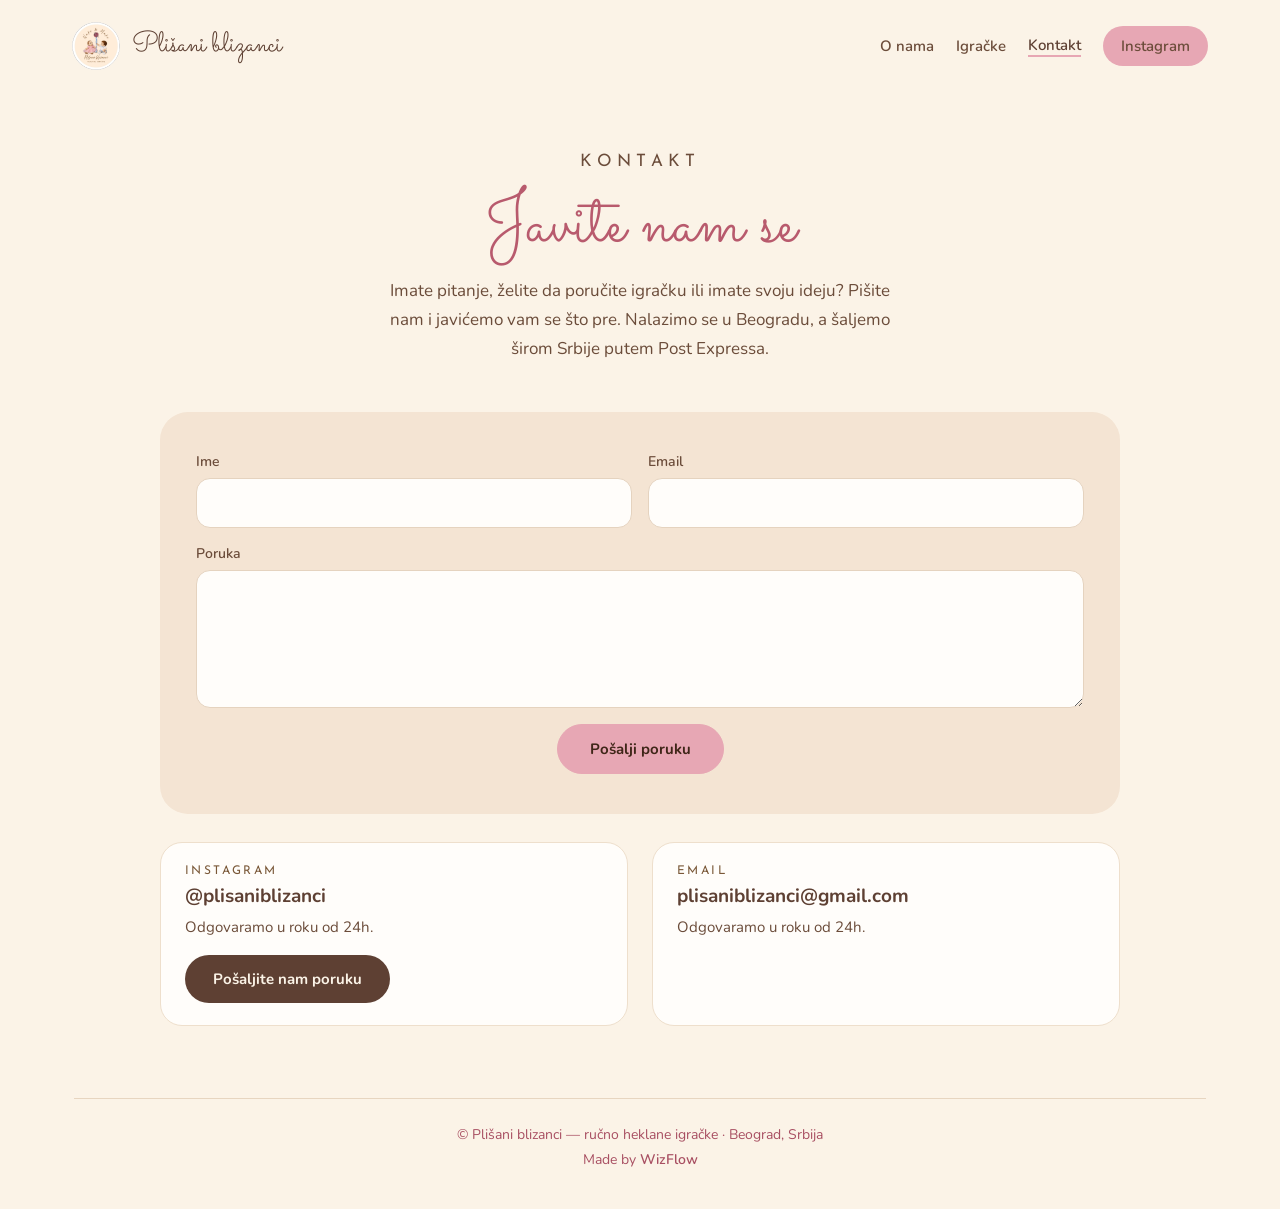
<file: kontakt.html>
<!DOCTYPE html>
<html lang="sr">
<head>
<meta charset="utf-8">
<meta name="viewport" content="width=device-width, initial-scale=1">
<title>Kontakt – poručite heklanu igračku, Beograd | Plišani blizanci</title>
<meta name="description" content="Pišite nam za porudžbinu ručno heklane igračke, igračku po vašoj ideji ili bilo koje pitanje. Instagram @plisaniblizanci ili plisaniblizanci@gmail.com.">
<meta name="robots" content="index, follow">
<meta name="theme-color" content="#FBF3E7">
<link rel="canonical" href="https://plisaniblizanci.com/kontakt.html">
<meta property="og:type" content="website">
<meta property="og:locale" content="sr_RS">
<meta property="og:site_name" content="Plišani blizanci">
<meta property="og:title" content="Kontakt — Plišani blizanci">
<meta property="og:description" content="Poručite ručno heklanu igračku ili nam pošaljite svoju ideju.">
<meta property="og:url" content="https://plisaniblizanci.com/kontakt.html">
<meta property="og:image" content="https://plisaniblizanci.com/assets/lav.png">
<link rel="icon" type="image/png" sizes="48x48" href="/favicon-48.png">
<link rel="icon" type="image/png" sizes="96x96" href="/favicon-96.png">
<link rel="apple-touch-icon" href="/apple-touch-icon.png">
<link rel="preconnect" href="https://fonts.googleapis.com">
<link rel="preconnect" href="https://fonts.gstatic.com" crossorigin>
<link href="https://fonts.googleapis.com/css2?family=Nunito:wght@300;400;600;700&family=Sacramento&family=Josefin+Sans:wght@400;600&display=swap" rel="stylesheet">
<link rel="stylesheet" href="./styles.css?v=14">
</head>
<body>
<div class="wrap">
  <nav>
    <a class="brand" href="./index.html">
      <img src="./favicon-96.png" width="48" height="48" alt="">
      <span>Plišani blizanci</span>
    </a>
    <div class="menu">
      <a href="./index.html#o-nama">O nama</a>
      <a href="./igracke.html">Igračke</a>
      <a href="./kontakt.html" class="active">Kontakt</a>
      <a class="ig" href="https://www.instagram.com/plisaniblizanci/" target="_blank" rel="noopener">Instagram</a>
    </div>
    <button class="burger" type="button" aria-label="Meni" aria-expanded="false" aria-controls="mobile-menu">
      <span></span><span></span><span></span>
    </button>
    <div class="mobile-menu" id="mobile-menu">
      <a href="./index.html#o-nama">O nama</a>
      <a href="./igracke.html">Igračke</a>
      <a href="./kontakt.html">Kontakt</a>
      <a class="ig" href="https://www.instagram.com/plisaniblizanci/" target="_blank" rel="noopener">Instagram</a>
    </div>
  </nav>
<main>

  <header class="gallery-head">
    <p class="eyebrow">Kontakt</p>
    <h1>Javite nam se</h1>
    <p>Imate pitanje, želite da poručite igračku ili imate svoju ideju? Pišite nam i javićemo vam se što pre. Nalazimo se u Beogradu, a šaljemo širom Srbije putem Post Expressa.</p>
  </header>

  <section class="kontakt-grid" id="kontakt">
    <div class="contact kontakt-form">
      <form action="https://formsubmit.co/plisaniblizanci@gmail.com" method="POST">
      <input type="hidden" name="_subject" value="Nova poruka sa sajta Plišani blizanci">
      <input type="hidden" name="_next" value="https://plisaniblizanci.com/hvala.html">
      <input type="hidden" name="_captcha" value="false">
      <input type="hidden" name="_template" value="table">
      <input type="text" name="_honey" class="hp" tabindex="-1" autocomplete="off">
      <div class="frow">
        <label>Ime<input type="text" name="ime" required></label>
        <label>Email<input type="email" name="email" required></label>
      </div>
      <label>Poruka<textarea name="poruka" rows="5" required></textarea></label>
      <button class="btn-pink" type="submit">Pošalji poruku</button>
    </form>
    </div>
    <div class="kontakt-info">
      <div class="info-card">
        <p class="eyebrow">Instagram</p>
        <a class="info-link" href="https://www.instagram.com/plisaniblizanci/" target="_blank" rel="noopener">@plisaniblizanci</a>
        <p>Odgovaramo u roku od 24h.</p>
        <a class="btn-solid" href="https://ig.me/m/plisaniblizanci" target="_blank" rel="noopener">Pošaljite nam poruku</a>
      </div>
      <div class="info-card">
        <p class="eyebrow">Email</p>
        <a class="info-link" href="mailto:plisaniblizanci@gmail.com">plisaniblizanci@gmail.com</a>
        <p>Odgovaramo u roku od 24h.</p>
      </div>
    </div>
  </section>
</main>

  <footer class="pink">
    <span>© Plišani blizanci — ručno heklane igračke · Beograd, Srbija</span>
    <span>Made by <a href="https://wizflowdev.com/" target="_blank" rel="noopener">WizFlow</a></span>
  </footer>
</div>
<script src="./menu.js?v=2"></script>
</body>
</html>
</file>
<file: styles.css>
:root{--cream:#FBF3E7;--ink:#513828;--brown:#5E4033;--body:#6B4C3A;--muted:#7A5838;--pink:#E7A7B4;--line:#EEDFCC}
*{box-sizing:border-box}
body{margin:0;background:var(--cream);color:var(--ink);font-family:Nunito,system-ui,sans-serif;-webkit-font-smoothing:antialiased}
a{color:#95533A}
a:hover{color:#7E4630}
img{display:block}
.wrap{max-width:1180px;margin:0 auto;padding:0 24px}
nav{position:relative;display:flex;flex-wrap:wrap;gap:18px;align-items:center;justify-content:space-between;padding:22px 0}
.brand{display:flex;align-items:center;gap:12px;text-decoration:none;margin-left:-2px}
.brand img{width:48px;height:48px;border-radius:50%;object-fit:cover}
.brand span{font-family:Sacramento,cursive;font-size:28px;color:var(--brown);line-height:1}
.menu{display:flex;flex-wrap:wrap;gap:22px;align-items:center;font-size:15px;font-weight:600}
.menu a{text-decoration:none;color:var(--body)}
.menu a.active{color:var(--brown);border-bottom:2px solid var(--pink)}
.ig{text-decoration:none;color:#3F2618;background:var(--pink);padding:10px 18px;border-radius:999px;margin-right:-2px}
.burger{display:none;flex-direction:column;justify-content:center;gap:5px;width:46px;height:46px;padding:0 11px;background:transparent;border:1.5px solid #D9C3AC;border-radius:14px;cursor:pointer}
.burger span{display:block;height:2px;background:var(--brown);border-radius:2px}
.mobile-menu{display:none;position:absolute;top:calc(100% - 6px);left:50%;z-index:20;width:min(260px,100%);flex-direction:column;align-items:center;gap:16px;font-size:16px;font-weight:600;background:#FFFDFA;border:1px solid var(--line);border-radius:20px;padding:20px 16px;box-shadow:0 16px 36px rgba(120,80,55,.18);opacity:0;visibility:hidden;transform:translate(-50%,-8px) scale(.97);transform-origin:top center;transition:opacity .22s ease,transform .22s ease,visibility 0s linear .22s}
.mobile-menu.open{opacity:1;visibility:visible;transform:translate(-50%,0) scale(1);transition:opacity .22s ease,transform .22s ease}
@media (prefers-reduced-motion:reduce){.mobile-menu{transition:none}}
.mobile-menu a{text-decoration:none;color:var(--body)}
.hero{display:grid;grid-template-columns:repeat(auto-fit,minmax(min(100%,320px),1fr));gap:clamp(28px,5vw,60px);align-items:center;padding:clamp(28px,5vw,56px) 0}
.col{display:flex;flex-direction:column;gap:18px}
.eyebrow{margin:0;font-family:'Josefin Sans',sans-serif;letter-spacing:.3em;text-transform:uppercase;font-size:12px;color:var(--muted)}
.script{margin:0;font-family:Sacramento,cursive;font-weight:400;font-size:clamp(50px,8vw,82px);line-height:.95;color:var(--brown)}
.lead{margin:0;max-width:44ch;font-size:clamp(17px,2.2vw,20px);line-height:1.65;color:var(--body);text-wrap:pretty}
.btnrow{display:flex;flex-wrap:wrap;gap:12px;padding-top:8px}
.btn-ghost{display:inline-flex;align-items:center;background:transparent;color:var(--body);text-decoration:none;font-weight:700;font-size:15px;padding:14px 26px;border-radius:999px;border:1.5px solid var(--pink)}
.btn-ghost:hover{background:var(--pink);color:#3F2618}
.btn-solid{display:inline-flex;align-items:center;background:var(--brown);color:var(--cream);text-decoration:none;font-weight:700;font-size:15px;padding:14px 28px;border-radius:999px}
.btn-solid:hover{background:#472E23;color:var(--cream)}
.photo{width:100%;aspect-ratio:1/1;object-fit:cover;border-radius:28px;box-shadow:0 18px 40px rgba(120,80,55,.16)}
section.about{display:grid;grid-template-columns:repeat(auto-fit,minmax(min(100%,300px),1fr));gap:clamp(28px,5vw,64px);align-items:center;padding:clamp(40px,7vw,84px) 0}
h2.head{margin:0;font-size:clamp(28px,4vw,40px);line-height:1.15;font-weight:700;color:var(--brown);text-wrap:balance}
p.body{margin:0;font-size:17px;line-height:1.75;color:var(--body);text-wrap:pretty}
.info{display:grid;grid-template-columns:repeat(auto-fit,minmax(min(100%,260px),1fr));gap:clamp(18px,3vw,28px);padding-bottom:clamp(40px,6vw,72px)}
.info>div{display:flex;flex-direction:column;gap:10px;background:#FFFDFA;border:1px solid var(--line);border-radius:22px;padding:26px 24px}
.dot{width:12px;height:12px;border-radius:50%}
.info h3{margin:0;font-size:20px;font-weight:700;color:var(--brown)}
.info p{margin:0;font-size:15.5px;line-height:1.7;color:var(--body);text-wrap:pretty}
.workshop{display:flex;flex-direction:column;gap:22px;padding-bottom:clamp(40px,6vw,72px)}
.rowspread{display:flex;flex-wrap:wrap;gap:14px;align-items:baseline;justify-content:space-between}
.rowspread h2{margin:0;font-size:clamp(26px,4vw,36px);font-weight:700;color:var(--brown)}
.strip{display:grid;grid-template-columns:repeat(auto-fit,minmax(min(100%,220px),1fr));gap:clamp(14px,2vw,22px)}
.strip img{width:100%;aspect-ratio:1/1;object-fit:cover;border-radius:20px}
.gallery-head{display:flex;flex-direction:column;gap:14px;align-items:center;text-align:center;padding:clamp(28px,5vw,56px) 0 clamp(28px,4vw,48px)}
.gallery-head h1{margin:0;font-family:Sacramento,cursive;font-weight:400;font-size:clamp(44px,7vw,72px);line-height:1;color:#B85A6D}
.gallery-head p{margin:0;max-width:52ch;font-size:17px;line-height:1.7;color:var(--body);text-wrap:pretty}
.grid{display:grid;grid-template-columns:repeat(auto-fill,minmax(min(100%,280px),1fr));gap:clamp(20px,3vw,34px);padding-bottom:clamp(40px,6vw,72px)}
article{display:flex;flex-direction:column;gap:14px;background:#FFFDFA;border:1px solid var(--line);border-radius:22px;padding:14px 14px 20px;box-shadow:0 10px 24px rgba(120,80,55,.07)}
article img{width:100%;aspect-ratio:1/1;object-fit:cover;border-radius:16px;background:#F2E3D0}
.cardtext{display:flex;flex-direction:column;gap:7px;padding:0 6px}
.cardtext h2{margin:0;font-size:21px;font-weight:700;line-height:1.2;color:var(--brown)}
.cardtext .meta{margin:0;font-family:'Josefin Sans',sans-serif;font-size:12px;letter-spacing:.16em;text-transform:uppercase;color:#7A5838}
.cardtext p{margin:4px 0 0;font-size:15px;line-height:1.65;color:var(--body);text-wrap:pretty}
.cta{display:flex;flex-direction:column;align-items:center;gap:16px;text-align:center;background:#F4E4D3;border-radius:28px;padding:clamp(32px,5vw,60px) clamp(24px,5vw,52px);margin-bottom:clamp(40px,6vw,72px)}
.cta h2{margin:0;font-family:Sacramento,cursive;font-weight:400;font-size:clamp(32px,5vw,50px);line-height:1;color:var(--brown)}
.cta p{margin:0;max-width:48ch;font-size:17px;line-height:1.7;color:var(--body);text-wrap:pretty}
footer{display:flex;flex-direction:column;gap:6px;justify-content:center;text-align:center;align-items:center;border-top:1px solid #E7D5C0;padding:26px 0 40px;font-size:14px}
footer a{text-decoration:none;font-weight:600;color:inherit}
footer a:hover{text-decoration:underline;color:inherit}
footer.plain{color:#7A5838}
footer.pink{color:#A84F62}
footer.pink a{color:#A84F62}
.materials{display:flex;flex-direction:column;gap:clamp(22px,3vw,34px);padding-bottom:clamp(40px,6vw,72px)}
.mat-head{display:flex;flex-direction:column;align-items:center;text-align:center;gap:12px;max-width:640px;margin:0 auto}
.mat-head p.body{max-width:56ch}
.mat-grid{display:grid;grid-template-columns:repeat(auto-fit,minmax(min(100%,300px),1fr));gap:clamp(18px,3vw,28px)}
.mat-card{display:flex;flex-direction:column;gap:16px;background:#FFFDFA;border:1px solid var(--line);border-radius:24px;padding:20px}
.mat-card img{width:100%;aspect-ratio:4/3;object-fit:cover;border-radius:16px}
.mat-text{display:flex;flex-direction:column;align-items:center;text-align:center;gap:10px}
.mat-text h3{margin:0;font-size:21px;font-weight:700;color:var(--brown)}
.mat-text p{margin:0;font-size:15.5px;line-height:1.7;color:var(--body);text-wrap:pretty;max-width:60ch}
.care{display:flex;flex-direction:column;gap:clamp(18px,2.5vw,24px);background:#FFFDFA;border:1px solid var(--line);border-radius:24px;padding:clamp(24px,3vw,32px)}
.care-grid{display:flex;flex-wrap:wrap;justify-content:center;gap:clamp(14px,2vw,20px)}
.care-item{flex:1 1 120px;display:flex;flex-direction:column;align-items:center;gap:10px;text-align:center}
.care-item span{font-size:13.5px;line-height:1.4;font-weight:600;color:var(--body)}
.care-ic{width:58px;height:58px;border-radius:50%;background:#F6EADC;display:flex;align-items:center;justify-content:center;color:#8A6B54}
.care-ic img{width:32px;height:32px;object-fit:contain}
.handmade{display:grid;grid-template-columns:repeat(auto-fit,minmax(min(100%,300px),1fr));gap:clamp(18px,3vw,28px);align-items:center;padding-bottom:clamp(40px,6vw,72px)}
.handmade .col{gap:14px}
.handmade p.body{max-width:52ch}
.handmade h2.head{font-size:clamp(26px,4vw,36px)}
.pair{display:grid;grid-template-columns:1fr 1fr;gap:clamp(12px,2vw,18px)}
.pair img{width:100%;aspect-ratio:3/4;object-fit:cover;border-radius:20px}
.btn-pink{display:inline-flex;align-items:center;background:var(--pink);color:#3F2618;text-decoration:none;font-weight:700;font-size:15px;padding:14px 28px;border-radius:999px;border:1.5px solid var(--pink)}
.btn-pink:hover{background:#DF93A3;border-color:#DF93A3;color:#3F2618}
.contact{display:flex;flex-direction:column;align-items:center;gap:clamp(20px,3vw,28px);background:#F4E4D3;border-radius:28px;padding:clamp(32px,5vw,56px) clamp(20px,5vw,52px);margin-bottom:clamp(40px,6vw,72px)}
.contact .mat-head{max-width:560px}
.contact form{display:flex;flex-direction:column;gap:16px;width:100%;max-width:560px}
.frow{display:grid;grid-template-columns:repeat(auto-fit,minmax(min(100%,220px),1fr));gap:16px}
.contact label{display:flex;flex-direction:column;gap:7px;font-size:14px;font-weight:600;color:var(--body)}
.contact input,.contact textarea{width:100%;font:inherit;font-size:16px;color:var(--ink);background:#FFFDFA;border:1.5px solid #E5D3BF;border-radius:14px;padding:13px 16px;outline:none}
.contact textarea{resize:vertical}
.contact input:focus,.contact textarea:focus{border-color:var(--pink)}
.contact .hp{display:none}
.cta-title{margin:0;font-family:Sacramento,cursive;font-weight:400;font-size:clamp(34px,5vw,50px);line-height:1.05;color:var(--brown);text-wrap:balance}
.contact button{align-self:center;font:inherit;font-weight:700;font-size:15px;cursor:pointer;padding:14px 32px}
.contact-alt{display:flex;flex-direction:column;align-items:center;gap:12px;padding-top:6px}
.contact-alt span{font-size:14px;color:#7A5838}
.kontakt-grid{display:flex;flex-direction:column;gap:clamp(18px,3vw,28px);max-width:960px;margin:0 auto;padding-bottom:clamp(40px,6vw,72px)}
.contact.kontakt-form form{max-width:none}
.contact.kontakt-form{margin:0;padding:clamp(24px,4vw,40px) clamp(18px,4vw,36px)}
.kontakt-info{display:grid;grid-template-columns:repeat(auto-fit,minmax(min(100%,280px),1fr));gap:clamp(16px,2.5vw,24px)}
.info-card{background:#FFFDFA;border:1px solid var(--line);border-radius:22px;padding:22px 24px;display:flex;flex-direction:column;align-items:flex-start;gap:6px}
.info-card .eyebrow{letter-spacing:.2em}
.info-card p:not(.eyebrow){margin:0 0 10px;font-size:15px;line-height:1.6;color:var(--body)}
.info-link{font-size:19px;font-weight:700;color:var(--brown);text-decoration:none;overflow-wrap:anywhere}
.info-link:hover{color:#95533A}
@media (max-width:640px){
  .info-card{align-items:center;text-align:center}
  .kontakt-form{border-radius:22px}
  .menu{display:none}
  .burger{display:flex}
  .mobile-menu{display:flex}
  .col,.info>div{align-items:center;text-align:center}
  .btnrow,.rowspread,footer{justify-content:center;text-align:center}
  .cardtext{align-items:center;text-align:center}
  .contact{border-radius:22px;padding:28px 16px}
  .contact button,.contact-alt a{width:100%;justify-content:center;text-align:center}
  .hero,.about,.handmade{text-align:center}
}
h1.eyebrow{font-weight:400;line-height:1.6}
.gift,.faq{display:flex;flex-direction:column;gap:clamp(22px,3vw,34px);padding-bottom:clamp(40px,6vw,72px)}
.gift .info{padding-bottom:0}
.btnrow.center{justify-content:center;padding-top:0}
.faq-list{display:flex;flex-direction:column;gap:12px;width:100%;max-width:760px;margin:0 auto}
.faq details{background:#FFFDFA;border:1px solid var(--line);border-radius:18px;padding:18px 22px}
.faq summary{cursor:pointer;font-size:17px;font-weight:700;color:var(--brown);list-style:none;display:flex;justify-content:space-between;gap:16px}
.faq summary::-webkit-details-marker{display:none}
.faq summary::after{content:"+";font-size:22px;line-height:1;color:var(--muted)}
.faq details[open] summary::after{content:"–"}
.faq details p{margin:12px 0 0;font-size:15.5px;line-height:1.7;color:var(--body);text-wrap:pretty}
.cardtext .price{margin:2px 0 0;font-size:18px;font-weight:700;color:#95533A}
/* Sticky nav: stays at the top while scrolling, on every page */
html{overflow-x:clip;scroll-padding-top:110px}
nav{position:sticky;top:0;z-index:50}
nav::before{content:"";position:absolute;top:0;bottom:0;left:calc(50% - 50vw);right:calc(50% - 50vw);background:var(--cream);z-index:-1;transition:box-shadow .2s ease}
nav.scrolled::before{box-shadow:0 6px 20px rgba(120,80,55,.10)}
hr.divider{border:0;height:1.5px;margin:0 0 clamp(40px,6vw,72px);background:linear-gradient(90deg,transparent,#E2CDB6 15%,#E2CDB6 85%,transparent)}
/* Hero: full-width blush band that also carries the nav, so the first screen reads as one distinct block */
body.home header.hero{position:relative}
body.home nav::before,body.home header.hero::before{content:"";position:absolute;top:0;bottom:0;left:calc(50% - 50vw);right:calc(50% - 50vw);background:#F3DED7;z-index:-1}
body.home header.hero{min-height:min(80vh,720px);padding:clamp(24px,4vw,48px) 0 clamp(56px,8vw,104px);gap:clamp(32px,6vw,88px)}
body.home header.hero .col{gap:22px}
body.home header.hero .photo{aspect-ratio:4/5;max-height:640px}
body.home header.hero .btnrow{align-items:center;gap:20px}
body.home header.hero .btn-solid{padding:16px 32px}
.text-link{font-weight:700;font-size:15px;color:var(--brown);text-decoration:none;border-bottom:1.5px solid var(--pink);padding-bottom:2px}
body.home header.hero + section.about{padding-top:clamp(64px,9vw,112px)}
@media (max-width:640px){body.home header.hero{min-height:0;padding:12px 0 48px;gap:32px}body.home header.hero .col{gap:16px}body.home header.hero .photo{width:min(100%,300px);max-height:none;margin:0 auto}body.home header.hero .btnrow{flex-direction:column;gap:14px;padding-top:4px}body.home header.hero + section.about{padding-top:48px}}
.hero-note{margin:0;font-family:'Josefin Sans',sans-serif;font-size:13px;letter-spacing:.14em;text-transform:uppercase;color:var(--muted)}
</file>
